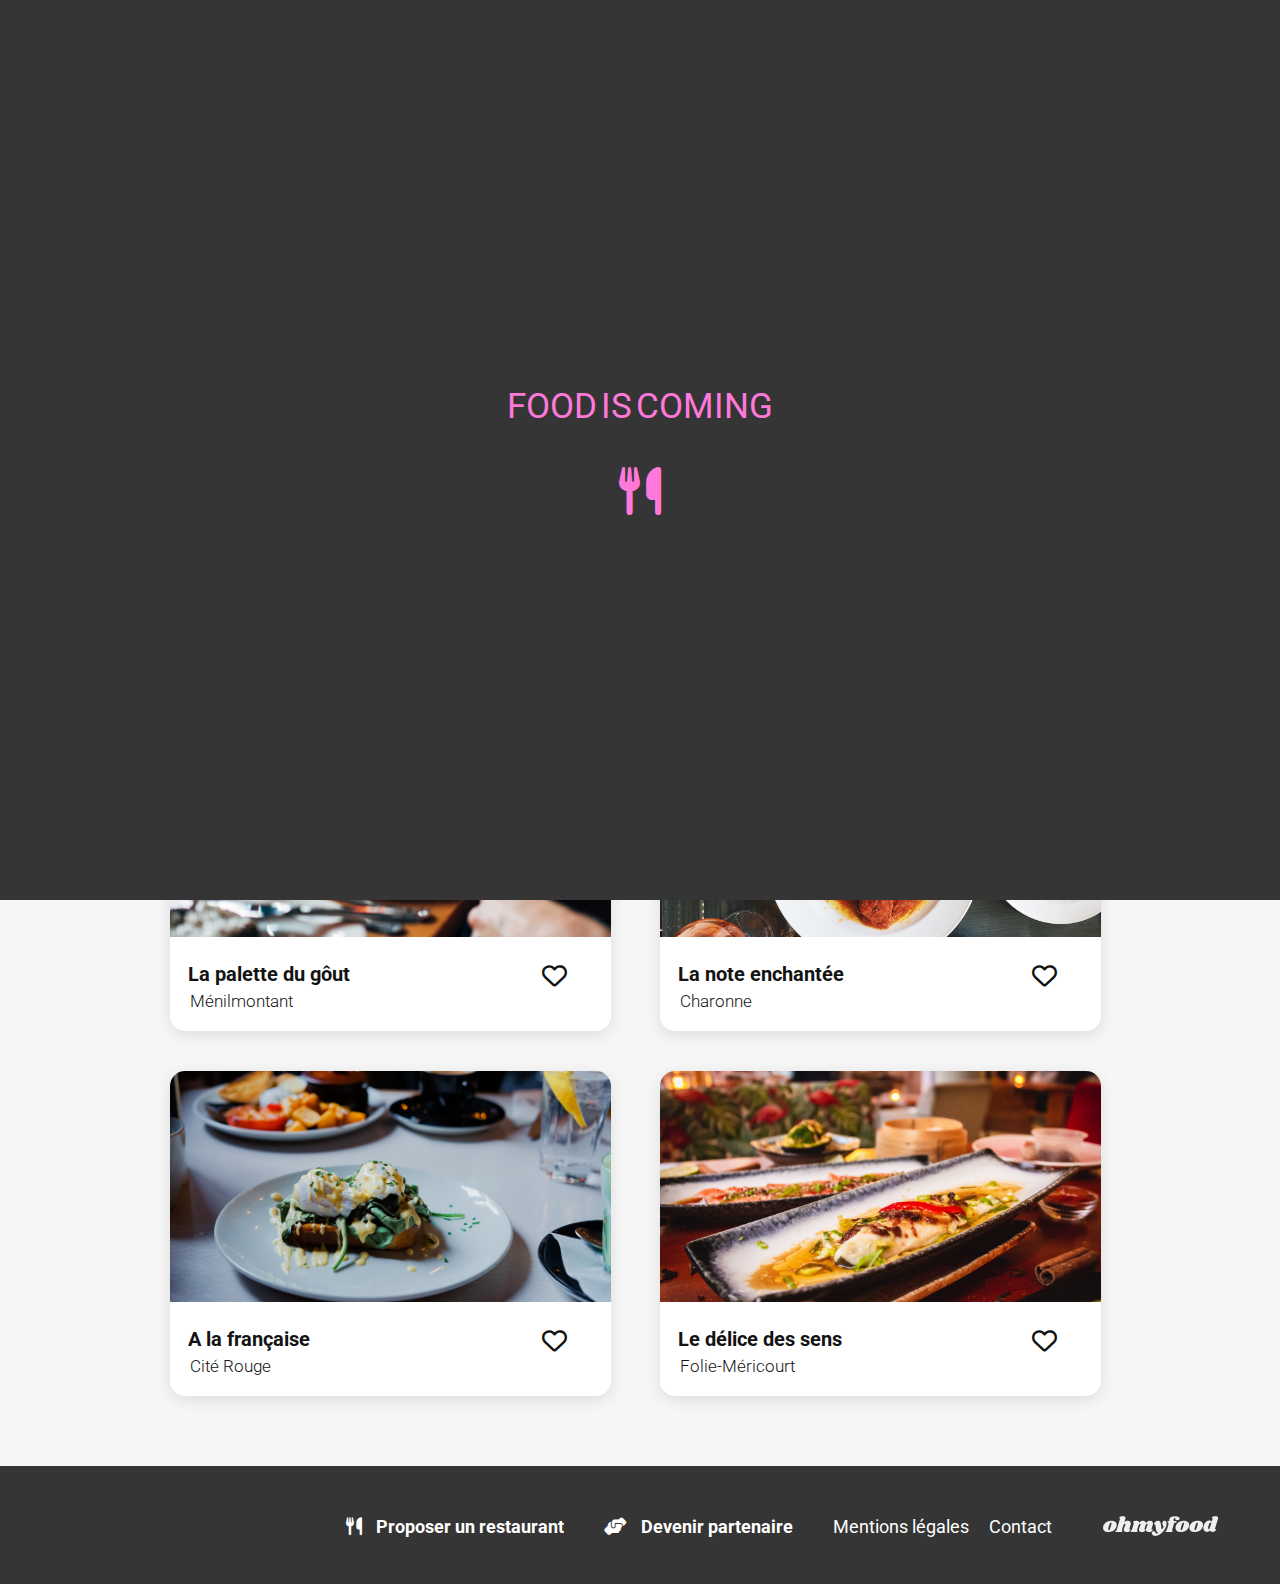
<file: index.html>
<!DOCTYPE html>
<html lang="fr">

<head>
    <meta charset="UTF-8">
    <meta name="viewport" content="width=device-width, initial-scale=1.0">
    <link rel="preconnect" href="https://fonts.googleapis.com">
    <link rel="preconnect" href="https://fonts.gstatic.com" crossorigin>
    <link
        href="https://fonts.googleapis.com/css2?family=Raleway:ital,wght@0,400;1,100&family=Roboto:wght@300;500&family=Shrikhand&display=swap"
        rel="stylesheet">
    <link rel="stylesheet" href="https://cdnjs.cloudflare.com/ajax/libs/font-awesome/6.2.1/css/all.min.css">
    <title>Ohmyfood</title>
    <link rel="stylesheet" href="Assets/CSS/style.css">
</head>

<body>
    <div class="containerload">
        <div class="loadlettre">
            <span class="lettre">FOOD</span>

            <span class="lettre">IS</span>
            <span class="lettre">COMING</span>
        </div>
        <i class="fa-solid fa-utensils loadicon fa-3x"></i>
    </div>

    <header class="navmenu">
        <h1> oh my food</h1>
        <img class="logo" src="Assets/images/logo/ohmyfood.png" alt="logo Oh my food">
        <div class="position">
            <i class="fa-solid fa-location-dot"></i>
            <p>Paris, Belleville </p>
        </div>
    </header>


    <main class="main-container">

        <section class="reservez-votre-menu">

            <h2 class="titre-reservation"> Réservez le menu qui <br> vous convient</h2>
            <p class="p__reserver">Découvrez des restaurants d'exception, <br> sélectionnés par nos soins</p>
            <div class="bouton">
                <button class="btn"> Explorer nos restaurants </button>
            </div>
        </section>

        <section class="fonction">
            <h2 class="titre-fonction"> Fonctionnement</h2>
            <div class=" fonction__bt">

                <div class="fonction-content">
                    <p class="fonction_number">1 </p>
                    <i class="fonction__icon fa-solid fa-mobile-screen-button"></i>
                    <p> Choisissez un restaurant </p>
                </div>


                <div class="fonction-content">
                    <p class="fonction_number">2 </p>
                    <i class="fonction__icon fa-solid fa-list"></i>
                    <p> Composez votre menu </p>
                </div>


                <div class="fonction-content">
                    <p class="fonction_number">3 </p>
                    <i class=" fonction__icon fa-solid fa-store"></i>
                    <p> Dégustez au restaurant</p>
                </div>

            </div>
        </section>


        <section class="restaurant">

            <h2 class="title-section-restaurant"> Restaurants</h2>
            <div class="restaurantlist">
                <div class="restaurant-card">

                    <div class="card-content">
                        <article class="card">
                            <a href="Assets/Restaurants/palette.html">
                                <img src="Assets/images/restaurants/jay-wennington-N_Y88TWmGwA-unsplash.jpg"
                                    alt="plat de nourriture">
                                <div class="container-new">
                                    <div class="new">
                                        <p>Nouveau</p>
                                    </div>
                                </div>
                                <i class="fa-regular fa-heart empty"></i>
                                <i class="fa-solid fa-heart full"></i>
                                <div class="card-txt">
                                    <h3 class="card-title"> La palette du gôut </h3>
                                    <p class="card-subtitle"> Ménilmontant
                                    </p>
                                </div>
                            </a>
                        </article>
                    </div>

                    <div class="card-content">
                        <article class="card">
                            <a href="Assets/Restaurants/note.html">
                                <img src="Assets/images/restaurants/stil-u2Lp8tXIcjw-unsplash.jpg" class="imgnote"
                                    alt="plat de nourriture">
                                <div class="container-new">
                                    <div class="new">
                                        <p>Nouveau</p>
                                    </div>
                                </div>
                                <i class="fa-regular fa-heart empty"></i>
                                <i class="fa-solid fa-heart full"></i>
                                <div class="card-txt">
                                    <h3 class="card-title"> La note enchantée</h3>
                                    <p class="card-subtitle"> Charonne
                                    </p>
                                </div>
                            </a>
                        </article>
                    </div>


                    <div class="card-content">
                        <article class="card">
                            <a href="Assets/Restaurants/alafrancaise.html">
                                <img src="Assets/images/restaurants/toa-heftiba-DQKerTsQwi0-unsplash.jpg"
                                    alt="plat de nourriture">

                                <i class="fa-regular fa-heart empty"></i>
                                <i class="fa-solid fa-heart full"></i>
                                <div class="card-txt">
                                    <h3 class="card-title"> A la française</h3>
                                    <p class="card-subtitle"> Cité Rouge
                                    </p>
                                </div>
                            </a>
                        </article>
                    </div>

                    <div class="card-content">
                        <article class="card">
                            <a href="Assets/Restaurants/delice.html">
                                <img src="Assets/images/restaurants/louis-hansel-shotsoflouis-qNBGVyOCY8Q-unsplash.jpg"
                                    alt="plat de nourriture">

                                <i class="fa-regular fa-heart empty"></i>
                                <i class="fa-solid fa-heart full"></i>
                                <div class="card-txt">
                                    <h3 class="card-title"> Le délice des sens </h3>
                                    <p class="card-subtitle"> Folie-Méricourt
                                    </p>
                                </div>
                            </a>
                        </article>
                    </div>

                </div>
            </div>
        </section>

    </main>


    <footer>
        <div class="footercontent">
            <img class="logofooter" src="Assets/images/logo/ohmyfood@2x.svg" alt="logo ohmyfood">

            <ul class="liste">
                <li class=" liss lis1"><i class="fa-solid fa-utensils "></i> <strong>Proposer un restaurant </strong>
                </li>
                <li class="liss lis1"><i class="fa-solid fa-handshake-angle "></i> <strong> Devenir partenaire </strong>
                </li>
                <li class="liss lis3"> Mentions légales</li>
                <li class="liss lis4"> <a href="mailto:ohmyfood@outlook.fr"> Contact</a></li>
            </ul>
        </div>
    </footer>

</body>
</file>
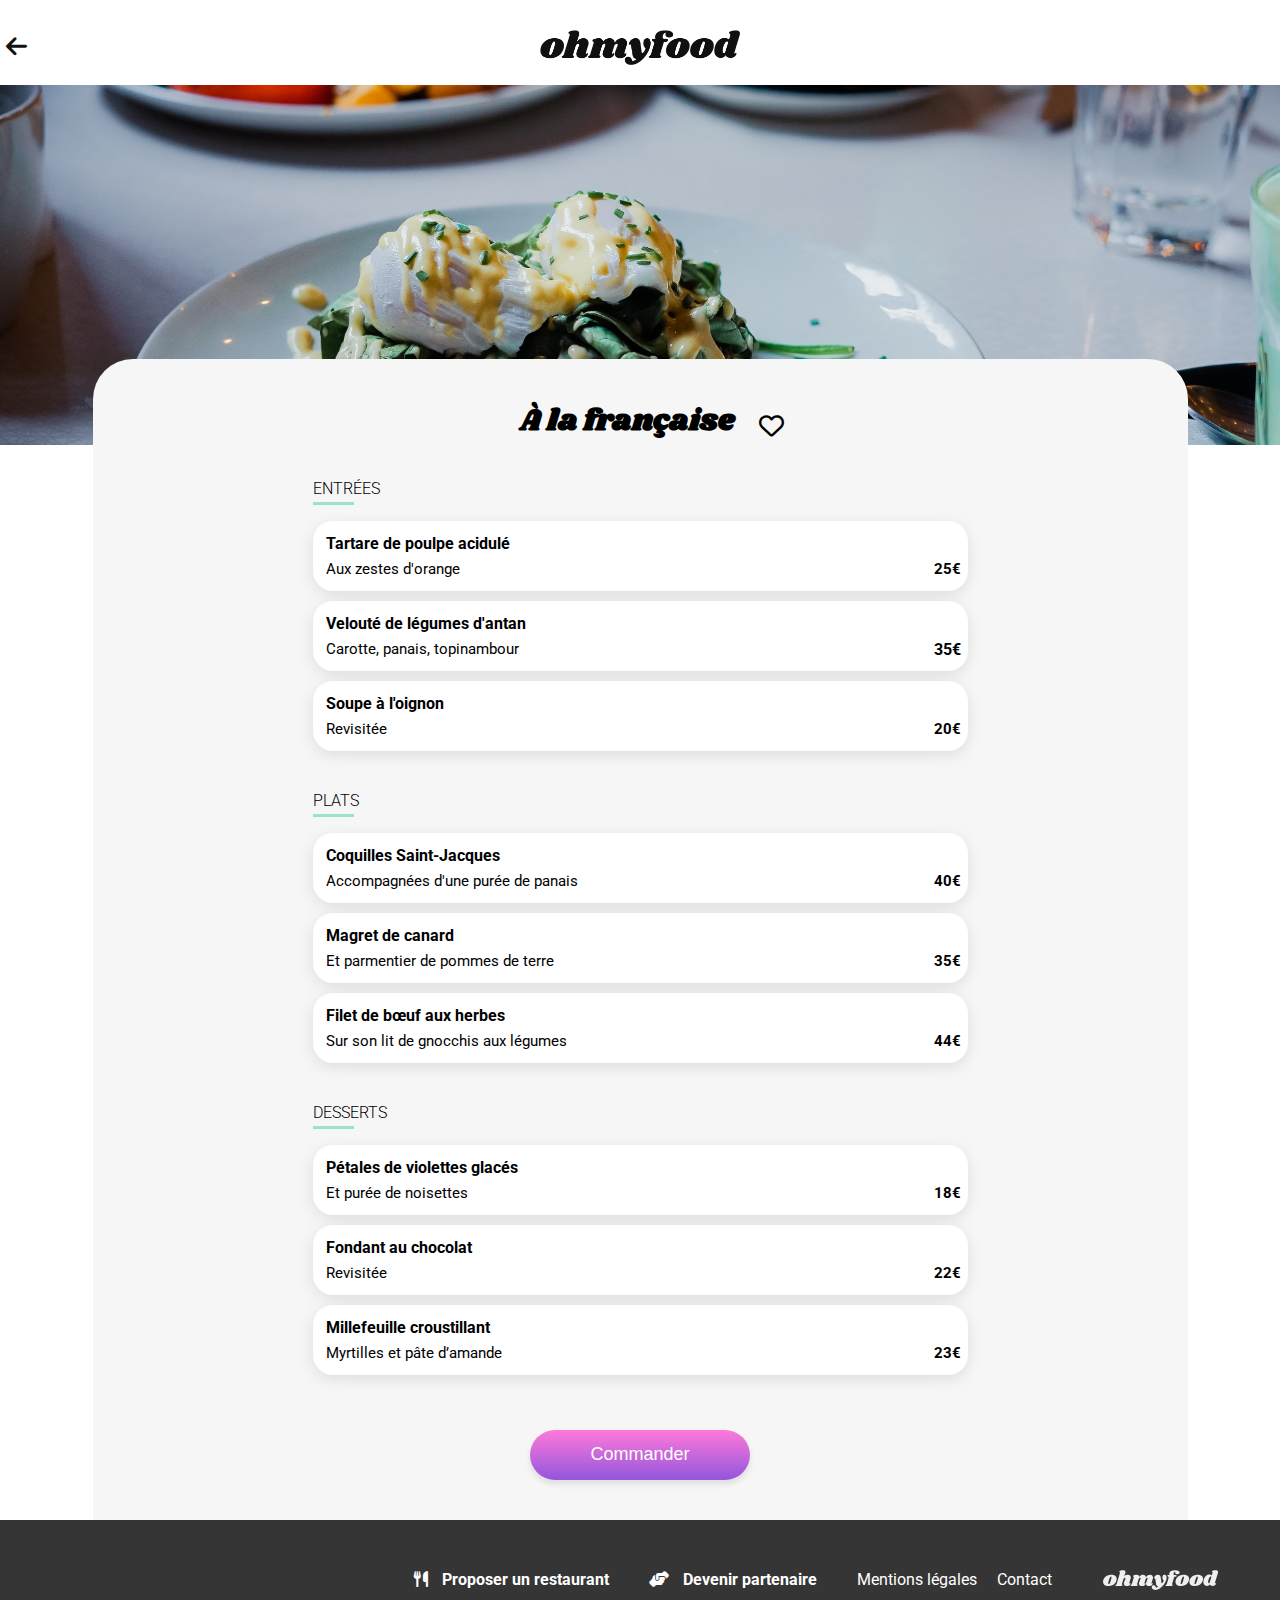
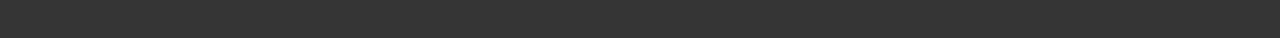
<file: Assets/Restaurants/alafrancaise.html>
<!DOCTYPE html>
<html lang="fr">

<head>
    <meta charset="UTF-8">
    <meta name="viewport" content="width=device-width, initial-scale=1.0">
    <link rel="preconnect" href="https://fonts.googleapis.com">
    <link rel="preconnect" href="https://fonts.gstatic.com" crossorigin>
    <link
        href="https://fonts.googleapis.com/css2?family=Raleway:ital,wght@0,400;1,100&family=Roboto:wght@300;500&family=Shrikhand&display=swap"
        rel="stylesheet">
    <link rel="stylesheet" href="https://cdnjs.cloudflare.com/ajax/libs/font-awesome/6.2.1/css/all.min.css">
    <title> A la française</title>
    <link rel="stylesheet" type="text/css" href="../../Assets/CSS/restaurants.css">
</head>

<body>



    <header class="header">
        <a class=back href="../../index.html">
            <i class="fa-solid fa-arrow-left"></i>
        </a>
        <img src="../../Assets/images/logo/ohmyfood.png" alt="logo ohmyfood" class="logo">
    </header>

    <main>
        <img class="headimg" src="../../Assets/images/restaurants/toa-heftiba-DQKerTsQwi0-unsplash.jpg"
            alt="photo plat">

        <section class="menu">

            <div class="titre-heart">
                <h1> À la française</h1>
                <div class="icone-coeur">
                    <i class="fa-regular fa-heart empty"></i>
                    <i class="fa-solid fa-heart full"></i>
                </div>
            </div>
            <div class="card-container">

                <section class="card-menu entrees">
                    <h3 class="content-title">ENTRÉES</h3>
                    <article class="card">
                        <div class="name">
                            <h4>Tartare de poulpe acidulé
                            </h4>
                            <p>Aux zestes d'orange

                            </p>
                        </div>
                        <div class="prix">
                            <p>25€</p>
                        </div>
                        <div class="check">
                            <i class="fa-solid fa-circle-check"></i>
                        </div>
                    </article>

                    <article class="card">
                        <div class="name">
                            <h4> Velouté de légumes d'antan
                            </h4>
                            <p> Carotte, panais, topinambour

                            </p>
                        </div>
                        <div class="prix">
                            35€
                        </div>
                        <div class="check">
                            <i class="fa-solid fa-circle-check"></i>
                        </div>
                    </article>

                    <article class="card">
                        <div class="name">
                            <h4>Soupe à l'oignon

                            </h4>
                            <p>Revisitée
                            </p>
                        </div>
                        <div class="prix">
                            <p>20€</p>
                        </div>
                        <div class="check">
                            <i class="fa-solid fa-circle-check"></i>
                        </div>
                    </article>
                </section>

                <section class="card-menu plats">

                    <h3 class="content-title">PLATS</h3>

                    <article class="card">
                        <div class="name">
                            <h4>Coquilles Saint-Jacques
                            </h4>
                            <p>Accompagnées d'une purée de panais
                            </p>
                        </div>
                        <div class="prix">
                            <p>40€</p>
                        </div>
                        <div class="check">
                            <i class="fa-solid fa-circle-check"></i>
                        </div>
                    </article>

                    <article class="card">
                        <div class="name">
                            <h4> Magret de canard
                            </h4>
                            <p>Et parmentier de pommes de terre
                            </p>
                        </div>
                        <div class="prix">
                            <p>35€</p>
                        </div>
                        <div class="check">
                            <i class="fa-solid fa-circle-check"></i>
                        </div>
                    </article>

                    <article class="card">
                        <div class="name">
                            <h4>Filet de bœuf aux herbes

                            </h4>
                            <p>Sur son lit de gnocchis aux légumes
                            </p>
                        </div>
                        <div class="prix">
                            <p>44€</p>
                        </div>
                        <div class="check">
                            <i class="fa-solid fa-circle-check"></i>
                        </div>
                    </article>
                </section>

                <section class=" card-menu desserts">
                    <h3 class="content-title">DESSERTS</h3>

                    <article class="card">
                        <div class="name">
                            <h4> Pétales de violettes glacés

                            </h4>
                            <p>Et purée de noisettes

                            </p>
                        </div>
                        <div class="prix">
                            <p>18€</p>
                        </div>
                        <div class="check">
                            <i class="fa-solid fa-circle-check"></i>
                        </div>
                    </article>

                    <article class="card">
                        <div class="name">
                            <h4>Fondant au chocolat
                            </h4>
                            <p>Revisitée

                            </p>
                        </div>
                        <div class="prix">
                            <p>22€</p>
                        </div>
                        <div class="check">
                            <i class="fa-solid fa-circle-check"></i>
                        </div>
                    </article>

                    <article class="card">
                        <div class="name">
                            <h4> Millefeuille croustillant
                            </h4>
                            <p>Myrtilles et pâte d’amande
                            </p>
                        </div>
                        <div class="prix">
                            <p>23€</p>
                        </div>
                        <div class="check">
                            <i class="fa-solid fa-circle-check"></i>
                        </div>
                    </article>
                </section>


            </div>

            <div class="bouton">
                <button class="btn"> Commander </button>
            </div>

        </section>



        <footer>
            <div class="footercontent">
                <img class="logofooter" src="../../Assets/images/logo/ohmyfood@2x.svg" alt="logo ohmyfood">

                <ul class="liste">
                    <li class="lis1"><i class="fa-solid fa-utensils "></i> <strong>Proposer un restaurant </strong>
                    </li>
                    <li class="lis1"><i class="fa-solid fa-handshake-angle "></i> <strong> Devenir partenaire
                        </strong>
                    </li>
                    <li class="lis3"> Mentions légales</li>
                    <li class="liss lis4"> <a href="mailto:ohmyfood@outlook.fr"> Contact</a></li>
                </ul>
            </div>
        </footer>
    </main>
</body>
</file>
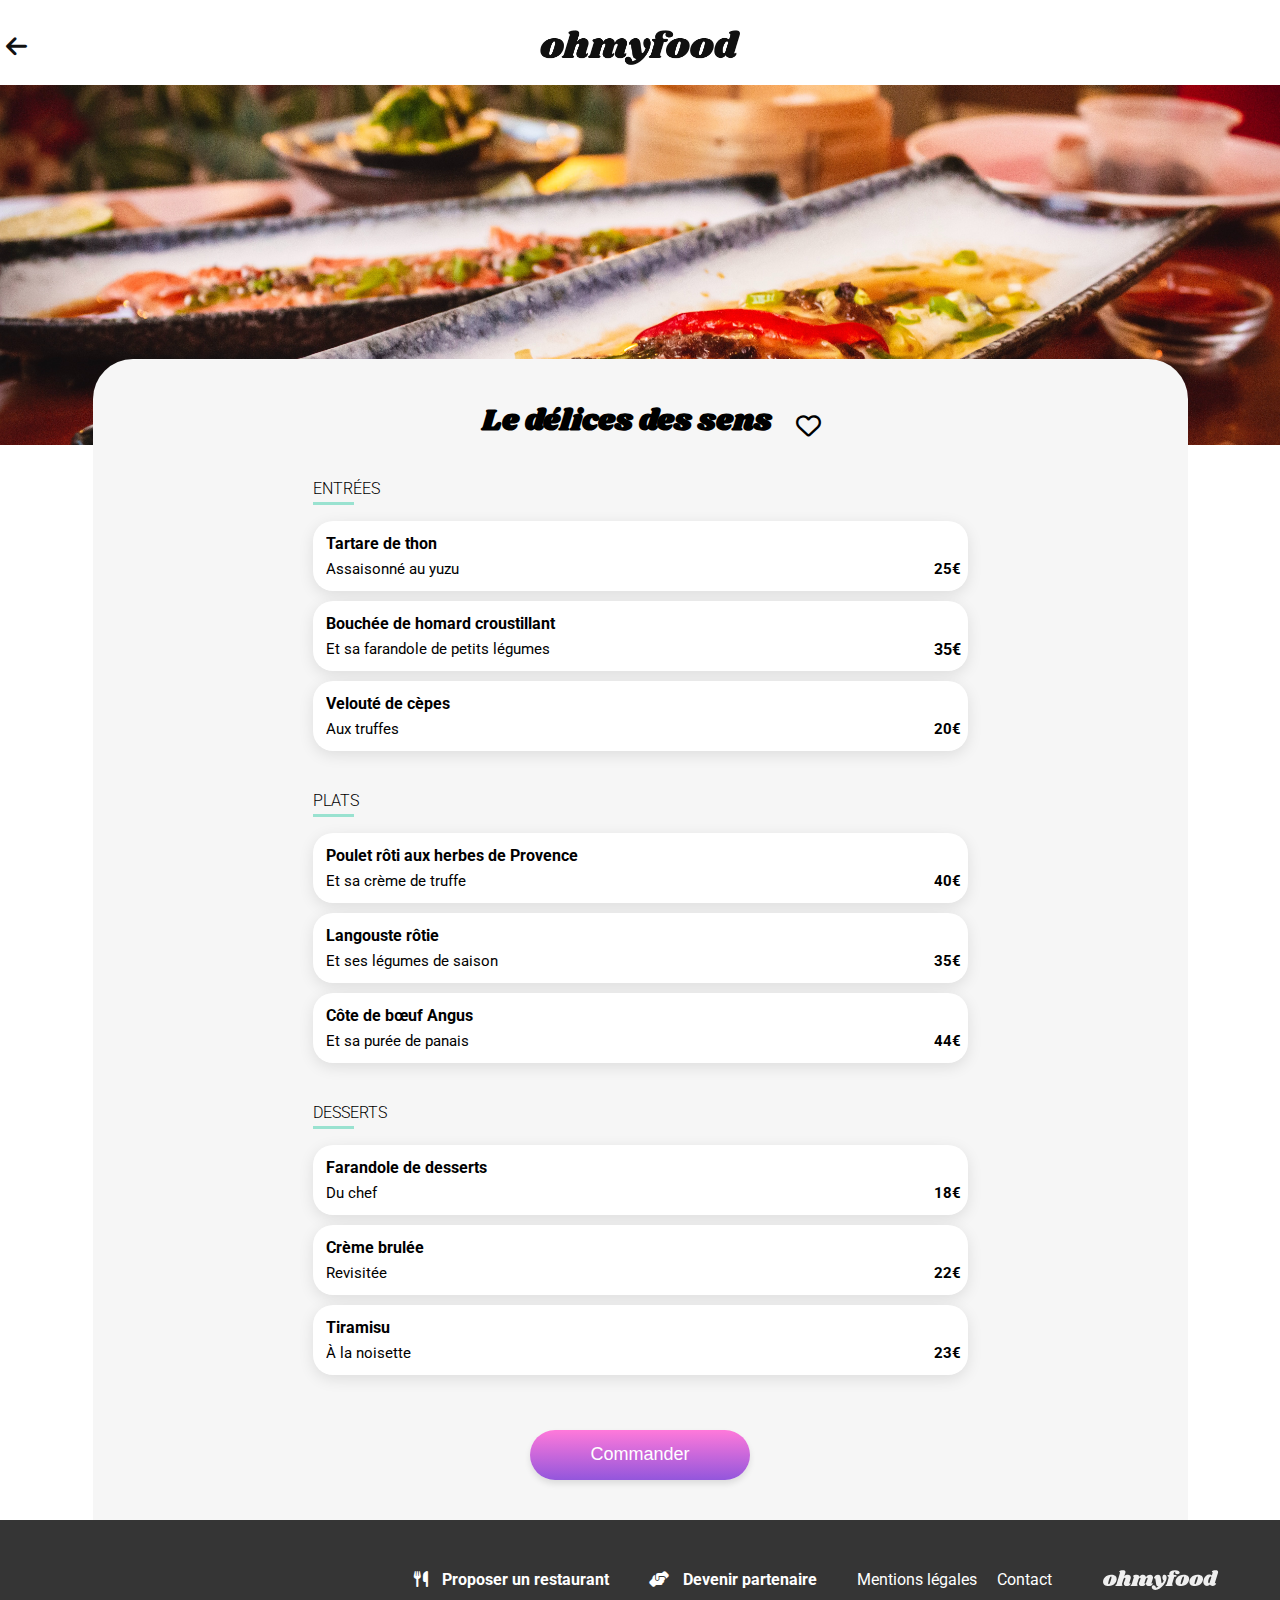
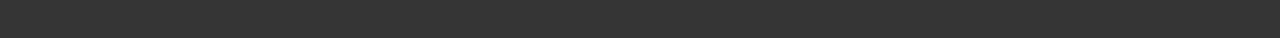
<file: Assets/Restaurants/delice.html>
<!DOCTYPE html>
<html lang="fr">

<head>
    <meta charset="UTF-8">
    <meta name="viewport" content="width=device-width, initial-scale=1.0">
    <link rel="preconnect" href="https://fonts.googleapis.com">
    <link rel="preconnect" href="https://fonts.gstatic.com" crossorigin>
    <link
        href="https://fonts.googleapis.com/css2?family=Raleway:ital,wght@0,400;1,100&family=Roboto:wght@300;500&family=Shrikhand&display=swap"
        rel="stylesheet">
    <link rel="stylesheet" href="https://cdnjs.cloudflare.com/ajax/libs/font-awesome/6.2.1/css/all.min.css">
    <title> Le delice des sens</title>
    <link rel="stylesheet" type="text/css" href="../../Assets/CSS/restaurants.css">
</head>


<body>

    <header class="header">
        <a class=back href="../../index.html">
            <i class="fa-solid fa-arrow-left"></i>
        </a>
        <img src="../../Assets/images/logo/ohmyfood.png" alt="logo ohmyfood" class="logo">
    </header>

    <main>
        <img class="headimg" src="../../Assets/images/restaurants/louis-hansel-shotsoflouis-qNBGVyOCY8Q-unsplash.jpg"
            alt="photo plat">

        <section class="menu">
            <div class="titre-heart">
                <h1> Le délices des sens</h1>
                <div class="icone-coeur">
                    <i class="fa-regular fa-heart empty"></i>
                    <i class="fa-solid fa-heart full"></i>
                </div>
            </div>
            <div class="card-container">

                <section class="card-menu entrees">
                    <h3 class="content-title">ENTRÉES</h3>
                    <article class="card">
                        <div class="name">
                            <h4> Tartare de thon</h4>
                            <p>Assaisonné au yuzu
                            </p>
                        </div>
                        <div class="prix">
                            <p>25€</p>
                        </div>
                        <div class="check">
                            <i class="fa-solid fa-circle-check"></i>
                        </div>
                    </article>

                    <article class="card">
                        <div class="name">
                            <h4> Bouchée de homard croustillant
                            </h4>
                            <p> Et sa farandole de petits légumes
                            </p>
                        </div>
                        <div class="prix">
                            35€
                        </div>
                        <div class="check">
                            <i class="fa-solid fa-circle-check"></i>
                        </div>
                    </article>

                    <article class="card">
                        <div class="name">
                            <h4>Velouté de cèpes
                            </h4>
                            <p>Aux truffes
                            </p>
                        </div>
                        <div class="prix">
                            <p>20€</p>
                        </div>
                        <div class="check">
                            <i class="fa-solid fa-circle-check"></i>
                        </div>
                    </article>

                </section>
                <section class="card-menu plats">

                    <h3 class="content-title">PLATS</h3>

                    <article class="card">
                        <div class="name">
                            <h4>Poulet rôti aux herbes de Provence </h4>
                            <p>Et sa crème de truffe

                            </p>
                        </div>
                        <div class="prix">
                            <p>40€</p>
                        </div>
                        <div class="check">
                            <i class="fa-solid fa-circle-check"></i>
                        </div>
                    </article>

                    <article class="card">
                        <div class="name">
                            <h4> Langouste rôtie
                            </h4>
                            <p>Et ses légumes de saison

                            </p>
                        </div>
                        <div class="prix">
                            <p>35€</p>
                        </div>
                        <div class="check">
                            <i class="fa-solid fa-circle-check"></i>
                        </div>
                    </article>

                    <article class="card">
                        <div class="name">
                            <h4>Côte de bœuf Angus

                            </h4>
                            <p>Et sa purée de panais

                            </p>
                        </div>
                        <div class="prix">
                            <p>44€</p>
                        </div>
                        <div class="check">
                            <i class="fa-solid fa-circle-check"></i>
                        </div>
                    </article>
                </section>
                <section class="card-menu desserts">

                    <h3 class="content-title">DESSERTS</h3>


                    <article class="card">
                        <div class="name">
                            <h4> Farandole de desserts

                            </h4>
                            <p>Du chef
                            </p>
                        </div>
                        <div class="prix">
                            <p>18€</p>
                        </div>
                        <div class="check">
                            <i class="fa-solid fa-circle-check"></i>
                        </div>
                    </article>

                    <article class="card">
                        <div class="name">
                            <h4> Crème brulée </h4>
                            <p>Revisitée

                            </p>
                        </div>
                        <div class="prix">
                            <p>22€</p>
                        </div>
                        <div class="check">
                            <i class="fa-solid fa-circle-check"></i>
                        </div>
                    </article>



                    <article class="card">
                        <div class="name">
                            <h4> Tiramisu
                            </h4>
                            <p>À la noisette</p>
                        </div>
                        <div class="prix">
                            <p>23€</p>
                        </div>
                        <div class="check">
                            <i class="fa-solid fa-circle-check"></i>
                        </div>
                    </article>
                </section>
            </div>


            <div class="bouton">
                <button class="btn"> Commander </button>
            </div>
        </section>



        <footer>
            <div class="footercontent">
                <img class="logofooter" src="../../Assets/images/logo/ohmyfood@2x.svg" alt="logo ohmyfood">

                <ul class="liste">
                    <li class="lis1"><i class="fa-solid fa-utensils "></i> <strong>Proposer un restaurant </strong>
                    </li>
                    <li class="lis1"><i class="fa-solid fa-handshake-angle "></i> <strong> Devenir partenaire
                        </strong>
                    </li>
                    <li class="lis3"> Mentions légales</li>
                    <li class="liss lis4"> <a href="mailto:ohmyfood@outlook.fr"> Contact</a></li>
                </ul>
            </div>
        </footer>
    </main>

</body>
</file>
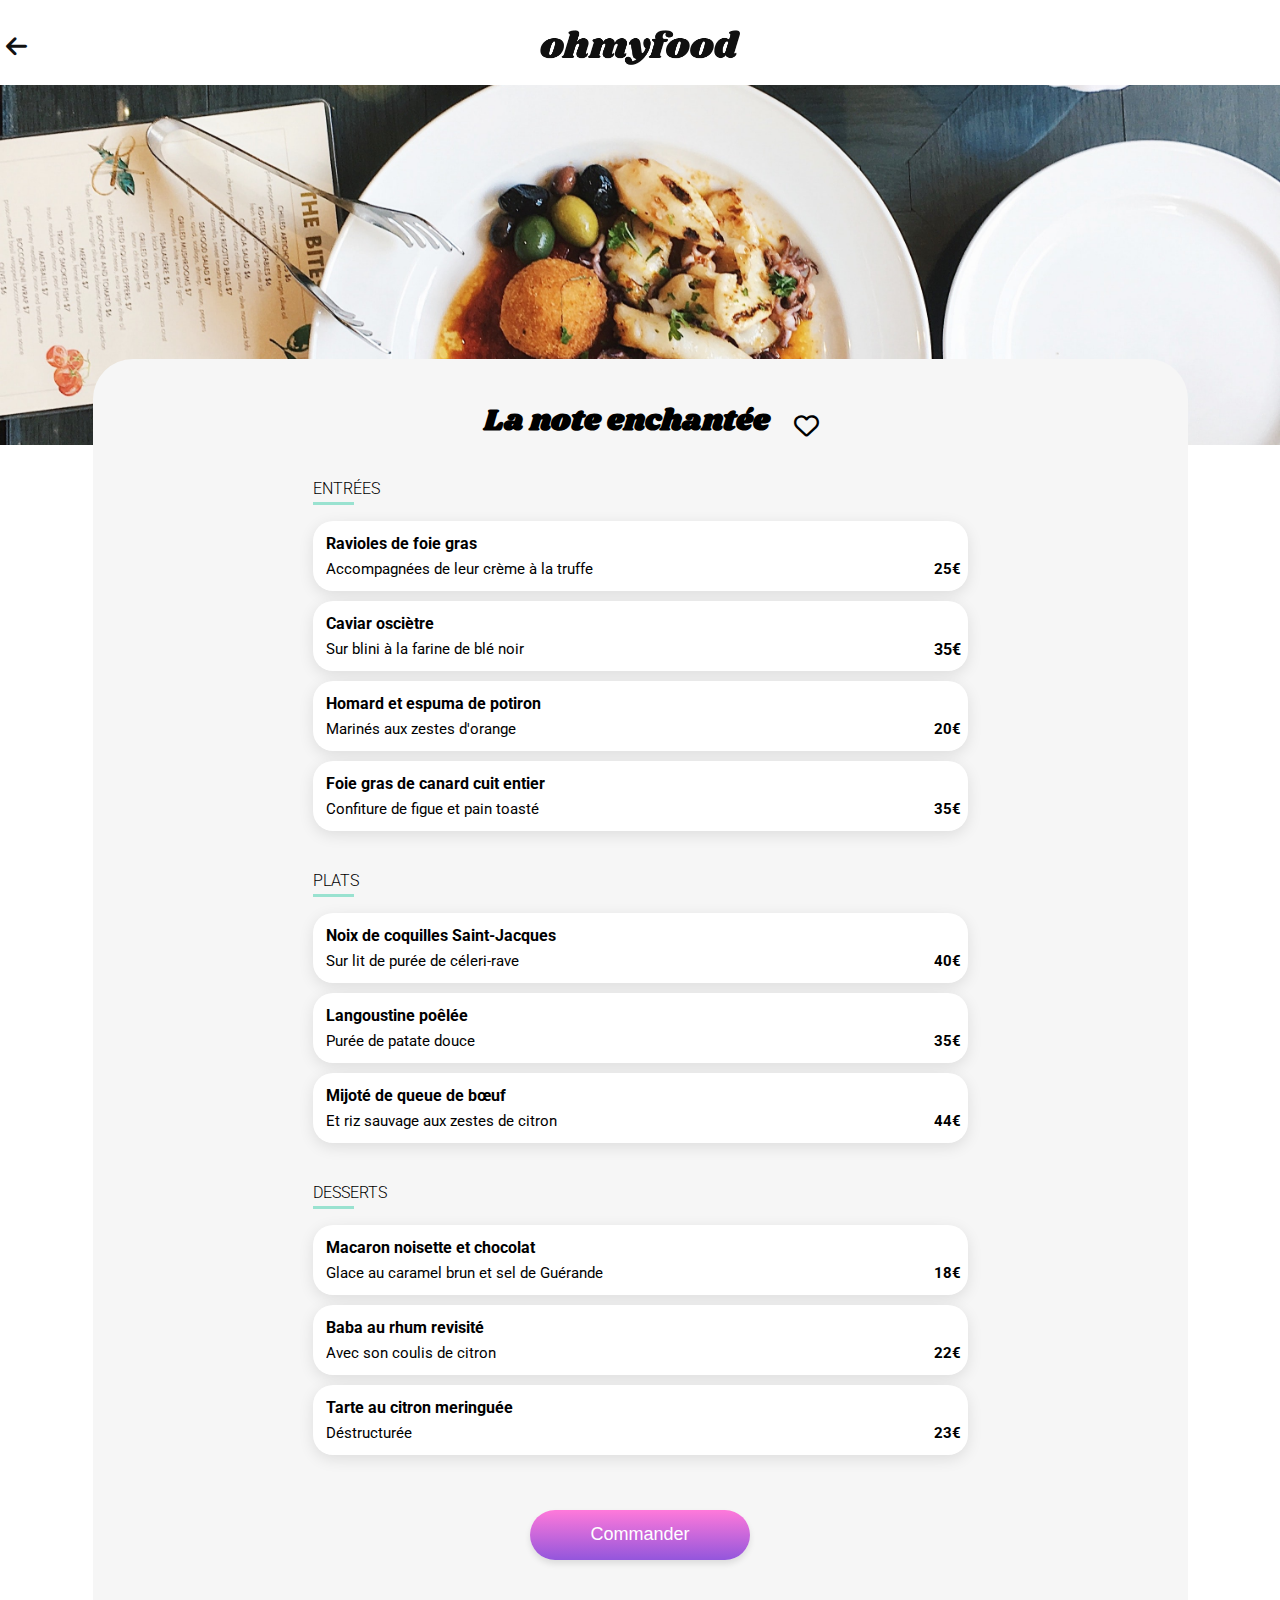
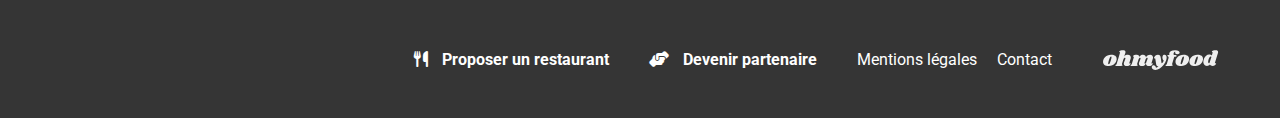
<file: Assets/Restaurants/note.html>
<!DOCTYPE html>
<html lang="fr">

<head>
    <meta charset="UTF-8">
    <meta name="viewport" content="width=device-width, initial-scale=1.0">
    <link rel="preconnect" href="https://fonts.googleapis.com">
    <link rel="preconnect" href="https://fonts.gstatic.com" crossorigin>
    <link
        href="https://fonts.googleapis.com/css2?family=Raleway:ital,wght@0,400;1,100&family=Roboto:wght@300;500&family=Shrikhand&display=swap"
        rel="stylesheet">
    <link rel="stylesheet" href="https://cdnjs.cloudflare.com/ajax/libs/font-awesome/6.2.1/css/all.min.css">
    <title> La note enchantée</title>
    <link rel="stylesheet" type="text/css" href="../../Assets/CSS/restaurants.css">
</head>



<body>
    <header class="header">
        <a class=back href="../../index.html">
            <i class="fa-solid fa-arrow-left"></i>
        </a>
        <img src="../../Assets/images/logo/ohmyfood.png" alt="logo ohmyfood" class="logo">
    </header>
    <main>
        <img class="headimg" src="../../Assets/images/restaurants/stil-u2Lp8tXIcjw-unsplash.jpg" alt="photo plat">

        <section class="menu">

            <div class="titre-heart">
                <h1> La note enchantée</h1>
                <div class="icone-coeur">
                    <i class="fa-regular fa-heart empty"></i>
                    <i class="fa-solid fa-heart full"></i>
                </div>
            </div>
            <div class="card-container">

                <section class="card-menu entrees">
                    <h3 class="content-title">ENTRÉES</h3>

                    <article class="card">
                        <div class="name">
                            <h4> Ravioles de foie gras </h4>
                            <p>Accompagnées de leur crème à la truffe</p>
                        </div>
                        <div class="prix">
                            <p>25€</p>
                        </div>
                        <div class="check">
                            <i class="fa-solid fa-circle-check"></i>
                        </div>
                    </article>

                    <article class="card">
                        <div class="name">
                            <h4> Caviar osciètre </h4>
                            <p> Sur blini à la farine de blé noir </p>
                        </div>
                        <div class="prix">
                            35€
                        </div>
                        <div class="check">
                            <i class="fa-solid fa-circle-check"></i>
                        </div>
                    </article>

                    <article class="card">
                        <div class="name">
                            <h4>Homard et espuma de potiron </h4>
                            <p>Marinés aux zestes d'orange</p>
                        </div>
                        <div class="prix">
                            <p>20€</p>
                        </div>
                        <div class="check">
                            <i class="fa-solid fa-circle-check"></i>
                        </div>
                    </article>

                    <article class="card">
                        <div class="name">
                            <h4>Foie gras de canard cuit entier </h4>
                            <p>Confiture de figue et pain toasté</p>
                        </div>
                        <div class="prix">
                            <p>35€</p>
                        </div>
                        <div class="check">
                            <i class="fa-solid fa-circle-check"></i>
                        </div>
                    </article>
                </section>

                <section class="card-menu plats">
                    <h3 class="content-title">PLATS</h3>
                    <article class="card">
                        <div class="name">
                            <h4>Noix de coquilles Saint-Jacques </h4>
                            <p>Sur lit de purée de céleri-rave
                            </p>
                        </div>
                        <div class="prix">
                            <p>40€</p>
                        </div>
                        <div class="check">
                            <i class="fa-solid fa-circle-check"></i>
                        </div>
                    </article>

                    <article class="card">
                        <div class="name">
                            <h4> Langoustine poêlée</h4>
                            <p>Purée de patate douce
                            </p>
                        </div>
                        <div class="prix">
                            <p>35€</p>
                        </div>
                        <div class="check">
                            <i class="fa-solid fa-circle-check"></i>
                        </div>
                    </article>

                    <article class="card">
                        <div class="name">
                            <h4>Mijoté de queue de bœuf
                            </h4>
                            <p>Et riz sauvage aux zestes de citron
                            </p>
                        </div>
                        <div class="prix">
                            <p>44€</p>
                        </div>
                        <div class="check">
                            <i class="fa-solid fa-circle-check"></i>
                        </div>
                    </article>
                </section>

                <section class="card-menu desserts">

                    <h3 class="content-title">DESSERTS</h3>
                    <article class="card">
                        <div class="name">
                            <h4> Macaron noisette et chocolat </h4>
                            <p>Glace au caramel brun et sel de Guérande
                            </p>
                        </div>
                        <div class="prix">
                            <p>18€</p>
                        </div>
                        <div class="check">
                            <i class="fa-solid fa-circle-check"></i>
                        </div>
                    </article>


                    <article class="card">
                        <div class="name">
                            <h4> Baba au rhum revisité
                            </h4>
                            <p>Avec son coulis de citron</p>
                        </div>
                        <div class="prix">
                            <p>22€</p>
                        </div>
                        <div class="check">
                            <i class="fa-solid fa-circle-check"></i>
                        </div>
                    </article>

                    <article class="card">
                        <div class="name">
                            <h4> Tarte au citron meringuée
                            </h4>
                            <p>Déstructurée</p>
                        </div>
                        <div class="prix">
                            <p>23€</p>
                        </div>
                        <div class="check">
                            <i class="fa-solid fa-circle-check"></i>
                        </div>
                    </article>
                </section>
            </div>


            <div class="bouton">
                <button class="btn"> Commander </button>
            </div>
        </section>


        <footer>
            <div class="footercontent">
                <img class="logofooter" src="../../Assets/images/logo/ohmyfood@2x.svg" alt="logo ohmyfood">

                <ul class="liste">
                    <li class="lis1"><i class="fa-solid fa-utensils "></i> <strong>Proposer un restaurant </strong></li>
                    <li class="lis1"><i class="fa-solid fa-handshake-angle "></i> <strong> Devenir partenaire </strong>
                    </li>
                    <li class="lis3"> Mentions légales</li>
                    <li class="liss lis4"> <a href="mailto:ohmyfood@outlook.fr"> Contact</a></li>
                </ul>
            </div>
        </footer>
    </main>
</body>
</file>
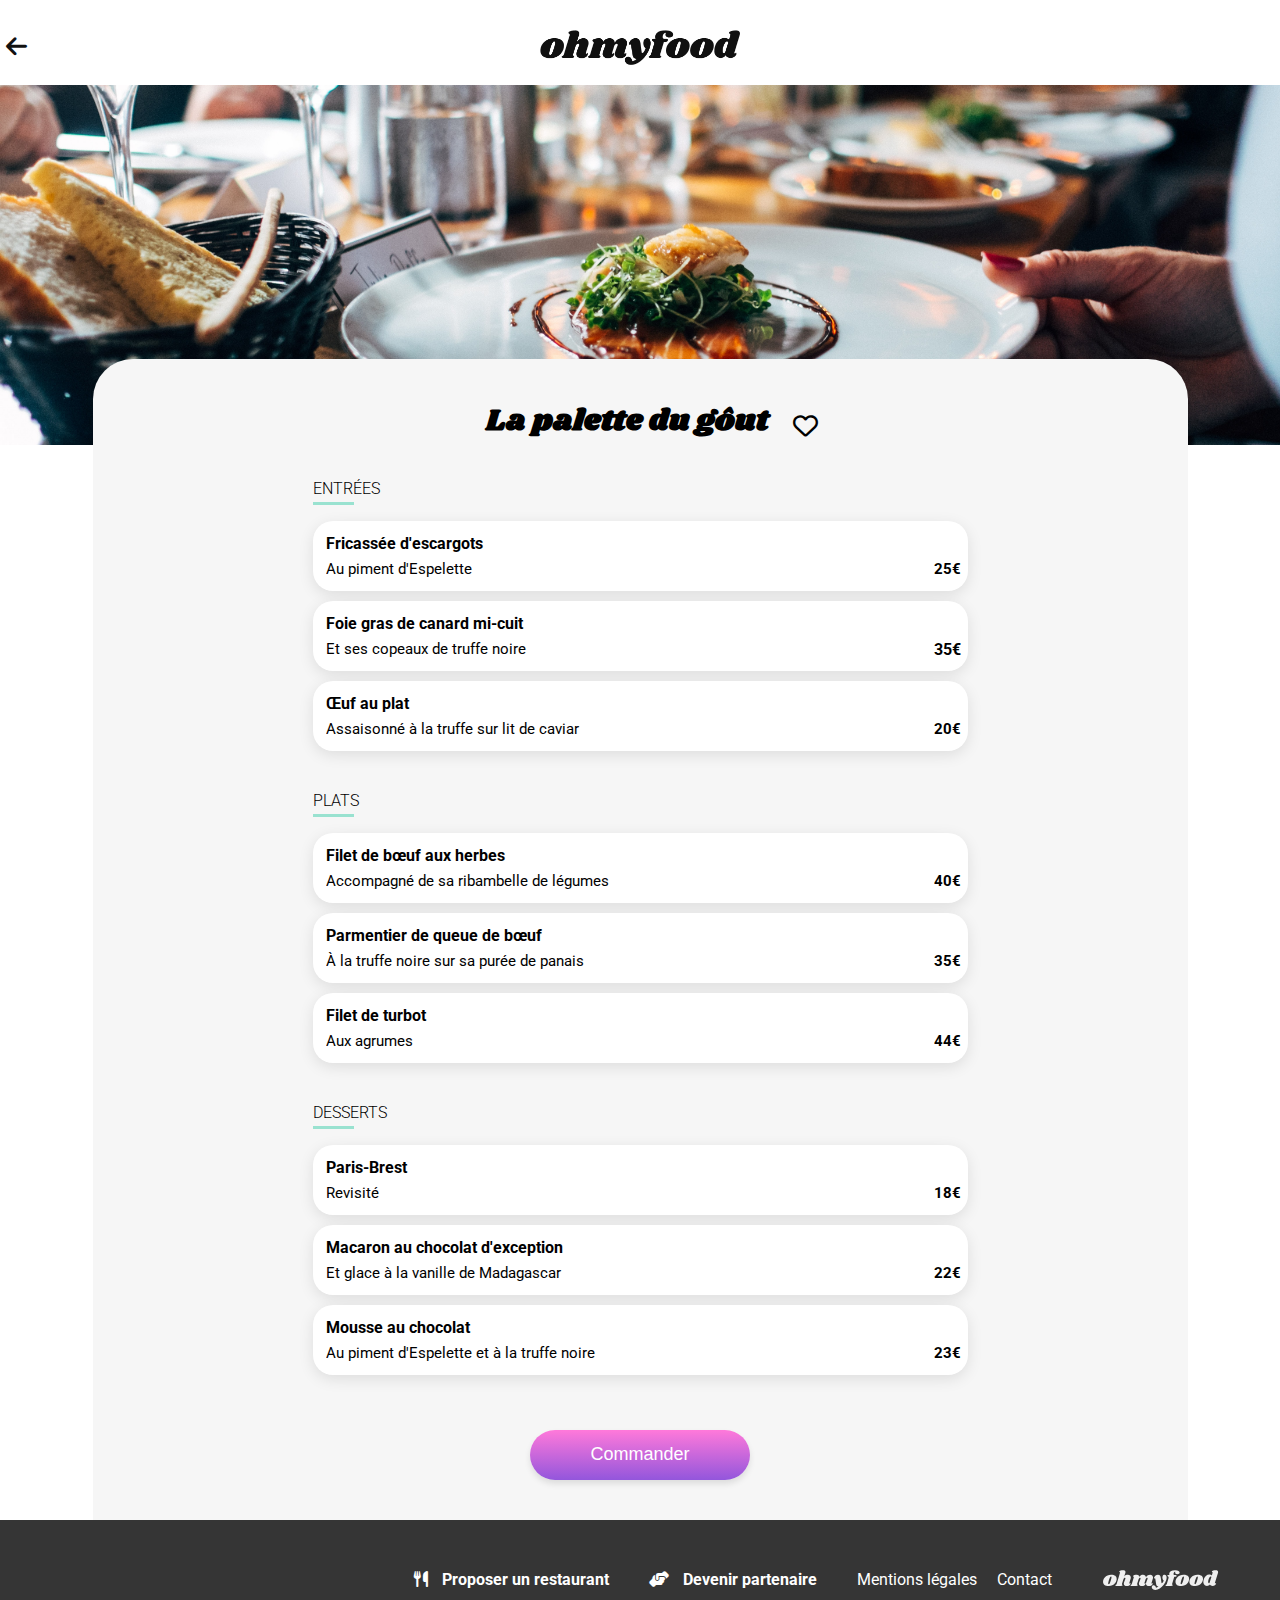
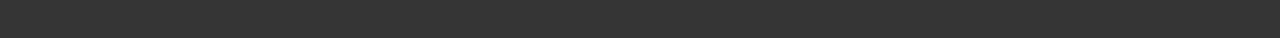
<file: Assets/Restaurants/palette.html>
<!DOCTYPE html>
<html lang="fr">

<head>
    <meta charset="UTF-8">
    <meta name="viewport" content="width=device-width, initial-scale=1.0">
    <link rel="preconnect" href="https://fonts.googleapis.com">
    <link rel="preconnect" href="https://fonts.gstatic.com" crossorigin>
    <link
        href="https://fonts.googleapis.com/css2?family=Raleway:ital,wght@0,400;1,100&family=Roboto:wght@300;500&family=Shrikhand&display=swap"
        rel="stylesheet">
    <link rel="stylesheet" href="https://cdnjs.cloudflare.com/ajax/libs/font-awesome/6.2.1/css/all.min.css">
    <title> Palette du gout</title>
    <link rel="stylesheet" type="text/css" href="../../Assets/CSS/restaurants.css">
</head>


<body>
    <header class="header">
        <a class=back href="../../index.html">
            <i class="fa-solid fa-arrow-left"></i>
        </a>
        <img src="../../Assets/images/logo/ohmyfood.png" alt="logo ohmyfood" class="logo">
    </header>
    <main>
        <img class="headimg" src="../../Assets/images/restaurants/jay-wennington-N_Y88TWmGwA-unsplash.jpg"
            alt="photo plat">


        <section class="menu">
            <div class="titre-heart">
                <h1> La palette du gôut</h1>

                <div class="icone-coeur">
                    <i class="fa-regular fa-heart empty"></i>
                    <i class="fa-solid fa-heart full"></i>
                </div>
            </div>
            <div class="card-container">

                <section class="card-menu entrees">

                    <h3 class="content-title">ENTRÉES</h3>

                    <article class="card">
                        <div class="name">
                            <h4>Fricassée d'escargots
                            </h4>
                            <p>Au piment d'Espelette

                            </p>
                        </div>
                        <div class="prix">
                            <p>25€</p>
                        </div>
                        <div class="check">
                            <i class="fa-solid fa-circle-check"></i>
                        </div>
                    </article>

                    <article class="card">
                        <div class="name">
                            <h4> Foie gras de canard mi-cuit
                            </h4>
                            <p> Et ses copeaux de truffe noire

                            </p>
                        </div>
                        <div class="prix">
                            35€
                        </div>
                        <div class="check">
                            <i class="fa-solid fa-circle-check"></i>
                        </div>

                    </article>

                    <article class="card">
                        <div class="name">
                            <h4>Œuf au plat
                            </h4>
                            <p>Assaisonné à la truffe sur lit de caviar
                            </p>
                        </div>
                        <div class="prix">
                            <p>20€</p>
                        </div>
                        <div class="check">
                            <i class="fa-solid fa-circle-check"></i>
                        </div>
                    </article>
                </section>
                <section class="card-menu plats">
                    <h3 class="content-title">PLATS</h3>
                    <article class="card">
                        <div class="name">
                            <h4> Filet de bœuf aux herbes
                            </h4>
                            <p>Accompagné de sa ribambelle de légumes


                            </p>
                        </div>
                        <div class="prix">
                            <p>40€</p>
                        </div>
                        <div class="check">
                            <i class="fa-solid fa-circle-check"></i>
                        </div>
                    </article>

                    <article class="card">
                        <div class="name">
                            <h4> Parmentier de queue de bœuf

                            </h4>
                            <p>À la truffe noire sur sa purée de panais


                            </p>
                        </div>
                        <div class="prix">
                            <p>35€</p>
                        </div>
                        <div class="check">
                            <i class="fa-solid fa-circle-check"></i>
                        </div>
                    </article>

                    <article class="card">
                        <div class="name">
                            <h4>Filet de turbot
                            </h4>
                            <p>Aux agrumes
                            </p>
                        </div>
                        <div class="prix">
                            <p>44€</p>
                        </div>
                        <div class="check">
                            <i class="fa-solid fa-circle-check"></i>
                        </div>
                    </article>
                </section>

                <section class="card-menu desserts">
                    <h3 class="content-title">DESSERTS</h3>


                    <article class="card">
                        <div class="name">
                            <h4> Paris-Brest
                            </h4>
                            <p> Revisité
                            </p>
                        </div>
                        <div class="prix">
                            <p>18€</p>
                        </div>
                        <div class="check">
                            <i class="fa-solid fa-circle-check"></i>
                        </div>
                    </article>

                    <article class="card">
                        <div class="name">
                            <h4> Macaron au chocolat d'exception
                            </h4>
                            <p>Et glace à la vanille de Madagascar

                            </p>
                        </div>
                        <div class="prix">
                            <p>22€</p>
                        </div>
                        <div class="check">
                            <i class="fa-solid fa-circle-check"></i>
                        </div>
                    </article>



                    <article class="card">
                        <div class="name">
                            <h4> Mousse au chocolat

                            </h4>
                            <p>Au piment d'Espelette et à la truffe noire
                            </p>
                        </div>
                        <div class="prix">
                            <p>23€</p>
                        </div>
                        <div class="check">
                            <i class="fa-solid fa-circle-check"></i>
                        </div>
                    </article>
                </section>
            </div>

            <div class="bouton">
                <button class="btn"> Commander </button>
            </div>
        </section>



        <footer>
            <div class="footercontent">
                <img class="logofooter" src="../../Assets/images/logo/ohmyfood@2x.svg" alt="logo ohmyfood">

                <ul class="liste">
                    <li class="lis1"><i class="fa-solid fa-utensils "></i> <strong>Proposer un restaurant </strong></li>
                    <li class="lis1"><i class="fa-solid fa-handshake-angle "></i> <strong> Devenir partenaire </strong>
                    </li>
                    <li class="lis3"> Mentions légales</li>
                    <li class="liss lis4"> <a href="mailto:ohmyfood@outlook.fr"> Contact</a></li>
                </ul>
            </div>
        </footer>
    </main>
</body>
</file>
<file: Assets/CSS/style.css>
@import "https://fonts.googleapis.com/css2?family=Raleway:wght@700&family=Roboto:wght@300;400;500;700&display=swap";
.containerload {
  animation: hideLoader 4s forwards;
  position: fixed;
  width: 100%;
  height: 100%;
  background-color: #353535;
  display: flex;
  justify-content: center;
  align-items: center;
  z-index: 9999;
  flex-direction: column;
  visibility: visible;
  margin-left: auto;
  margin-right: auto;
}
@keyframes hideLoader {
  100% {
    visibility: hidden;
  }
}
.containerload .loadicon {
  color: #ff79da;
  animation: rotation 2s infinite linear;
}
@keyframes rotation {
  from {
    transform: rotate(360deg);
  }
  to {
    transform: rotate(0deg);
  }
}
.containerload .loadlettre {
  margin-bottom: 40px;
  color: #ff79da;
}
.containerload .loadlettre .lettre {
  font-size: 35px;
  animation: fondu 2s linear infinite;
}
@keyframes fondu {
  0% {
    color: #ff79da;
    text-shadow: 0 0 7px #ff79da;
  }
  90% {
    color: #a16eff;
    text-shadow: 0 0 7px #a16eff;
  }
  100% {
    color: #ff79da;
    text-shadow: 0 0 7px #ff79da;
  }
}
.containerload .lettre:nth-child(1) {
  animation-delay: 100ms;
}
.containerload .lettre:nth-child(2) {
  animation-delay: 200ms;
}
.containerload .lettre:nth-child(3) {
  animation-delay: 300ms;
}

body {
  width: 100%;
  font-family: "Roboto", sans-serif;
  margin: 0px;
  display: block;
}

a {
  text-decoration: none;
  color: #111111;
}

.navmenu {
  flex-direction: column;
  display: flex;
  justify-content: center;
  align-items: center;
}
.navmenu h1 {
  display: none;
}
.navmenu .logo {
  margin: 20px 0 10px 0;
  width: 200px;
}
.navmenu .position {
  display: flex;
  justify-content: center;
  align-items: center;
  background-color: #eaeaea;
  width: 100%;
  gap: 17px;
  border-top: 2px solid #CCCCCC;
}
.navmenu .position .p {
  margin-left: 20px;
}

.reservez-votre-menu {
  text-align: center;
  background-color: #f6f6f6;
  padding-top: 20px;
  width: 100%;
  padding-bottom: 35px;
}
.reservez-votre-menu H1 {
  font-size: 24px;
  font-weight: 700;
  margin-bottom: 10px;
  margin-top: 20px;
}
.reservez-votre-menu p {
  font-size: 18px;
  font-weight: 300px;
}
.reservez-votre-menu .btn {
  border-radius: 25px;
  color: #ffffff;
  background: linear-gradient(#ff79da, #9356dc);
  border: none;
  height: 50px;
  width: 220px;
  box-shadow: 0px 4px 6px rgba(0, 0, 0, 0.1);
  font-size: 16px;
  font-weight: 500;
  margin-top: 15px;
  font-family: "Roboto", sans-serif;
  transition: 0.3s;
  cursor: pointer;
}
.reservez-votre-menu .btn:hover {
  background: linear-gradient(#ff90e7, #a16eff);
  box-shadow: 0px 8px 15px rgba(0, 0, 0, 0.3);
}

.fonction {
  margin: 20px 0 50px 20px;
}
.fonction .fonction__bt {
  display: flex;
  flex-wrap: wrap;
}
.fonction .fonction-content {
  display: flex;
  align-items: center;
  border-radius: 20px;
  background-color: #f6f6f6;
  box-shadow: 0px 4px 15px 0px rgba(0, 0, 0, 0.1490196078);
  height: 70px;
  margin: 10px;
  width: 90%;
  cursor: pointer;
}
.fonction .fonction-content:hover .fonction__icon {
  color: #9356dc;
}
.fonction .fonction_number {
  background-color: #9747ff;
  color: #ffffff;
  width: 25px;
  height: 25px;
  border-radius: 100%;
  display: flex;
  justify-content: center;
  align-items: center;
  margin-left: -10px;
}
.fonction h2 {
  display: inline-block;
}
.fonction p {
  display: block;
  margin: 0px 0 0 17px;
  color: #131313;
}
.fonction .fonction__icon {
  margin-left: 20px;
  color: #7e7e7e;
}

.restaurant {
  background-color: #f6f6f6;
  display: flex;
  flex-direction: column;
  margin-top: 50px;
  padding-bottom: 50px;
}
.restaurant h2 {
  margin-left: 25px;
  margin-bottom: 0px;
  margin-top: 40px;
  font-size: 24px;
}
.restaurant .card {
  background-color: #ffffff;
  box-shadow: 0px 4px 15px 0px rgba(0, 0, 0, 0.1);
  padding-bottom: 20px;
  width: 90%;
  border-radius: 15px;
  position: relative;
  margin: 20px;
}
.restaurant .card .restaurant-card {
  display: flex;
  flex-wrap: wrap;
  justify-content: center;
}
.restaurant .card img {
  height: 231px;
  width: 100%;
  -o-object-fit: cover;
     object-fit: cover;
  border-radius: 15px 15px 0 0;
}
.restaurant .card .new {
  position: absolute;
  top: 0%;
  right: 5%;
}
.restaurant .card .container-new {
  display: flex;
  justify-content: flex-end;
  margin-right: 25px;
}
.restaurant .card .container-new p {
  display: flex;
  justify-content: center;
  align-items: center;
  height: 30px;
  padding: 5px 15px;
  color: #008766;
  background-color: #99e2d0;
  border-radius: 5%;
  margin-left: 10px;
}
.restaurant .card .card-txt {
  color: #131313;
  margin-left: 3px;
  margin-top: 2px;
  font-size: 17px;
  font-style: normal;
  font-weight: 300;
}
.restaurant .card .card-txt h3 {
  display: inline-block;
  margin: 20px 0 0 15px;
  border-radius: 20px 20px 0 0;
}
.restaurant .card .card-txt p {
  margin: 5px 0 0 17px;
}
.restaurant .card .full {
  position: absolute;
  top: 83%;
  right: 10%;
  transform: translateY(-50%);
  font-size: 25px;
  cursor: pointer;
  opacity: 0;
}
.restaurant .card .empty {
  position: absolute;
  top: 83%;
  right: 10%;
  transform: translateY(-50%);
  font-size: 25px;
  cursor: pointer;
}
.restaurant .card .full:hover {
  color: transparent;
  background-image: linear-gradient(10deg, #ff79da, #9356DC);
  -webkit-background-clip: text;
  background-clip: text;
  transition: all 400ms;
  opacity: 1;
}

footer {
  background-color: #353535;
  width: 100%;
  height: 180px;
  color: #ffffff;
}
footer a {
  color: white;
}
footer .footercontent {
  padding: 20px;
  display: flex;
  flex-direction: column;
  justify-content: flex-start;
}
footer .logofooter {
  filter: invert(1);
  padding-left: 9px;
  width: 139px;
  height: 20px;
}
footer .liste {
  padding-left: 20px;
  list-style: none;
}
footer .liss {
  font-size: 18px;
}
footer .fa-solid {
  margin-right: 10px;
}

@media (min-width: 767px) and (max-width: 1025px) {
  .reservez-votre-menu .titre-reservation {
    font-size: 35px;
  }
  .reservez-votre-menu p {
    font-size: 20px;
  }
  .reservez-votre-menu .btn {
    height: 50px;
    width: 230px;
  }
  .fonction {
    margin: 20px 0 50px 20px;
  }
  .fonction .titre-fonction {
    font-size: 24px;
  }
  .fonction .fonction__bt {
    display: flex;
    flex-direction: row;
    justify-content: space-around;
  }
  .fonction .fonction-content {
    width: 30%;
    font-size: 16px;
  }
  .restaurant {
    padding-bottom: 0px;
  }
  .restaurant h2 {
    font-size: 24px;
  }
  .restaurant .restaurant-card {
    gap: 28px;
    display: flex;
    flex-wrap: wrap;
    margin: 5px;
  }
  .restaurant .card-content {
    width: 48%;
  }
  footer {
    height: 118px;
  }
  footer .logofooter {
    margin-top: 30px;
    margin-left: 30px;
    margin-right: 30px;
  }
  footer .footercontent {
    display: flex;
    flex-direction: row-reverse;
  }
  footer .liste {
    display: flex;
    flex-direction: row;
    margin-top: 30px;
    gap: 20px;
  }
  footer .lis1 {
    padding-right: 20px;
  }
}
@media (min-width: 1025px) {
  .logo {
    margin: 20px 0 10px 0;
    width: 200px;
  }
  .titre-reservation {
    font-size: 40px;
  }
  .fonction {
    display: flex;
    flex-direction: column;
    margin-left: 180px;
    margin-right: 180px;
  }
  .fonction .fonction__bt {
    display: flex;
    flex-direction: row;
    gap: 25px;
    margin: 0 30px;
    flex-wrap: nowrap;
  }
  .restaurant {
    padding-left: 150px;
    padding-right: 150px;
  }
  .restaurant .restaurant-card {
    display: flex;
    flex-wrap: wrap;
  }
  .card-content {
    width: 50%;
  }
  br {
    display: none;
  }
  footer {
    height: 118px;
  }
  footer .logofooter {
    margin-top: 30px;
    margin-left: 30px;
    margin-right: 30px;
  }
  footer .footercontent {
    display: flex;
    flex-direction: row-reverse;
  }
  footer .liste {
    display: flex;
    flex-direction: row;
    margin-top: 30px;
    gap: 20px;
  }
  footer .lis1 {
    padding-right: 20px;
  }
}/*# sourceMappingURL=style.css.map */
</file>
<file: Assets/CSS/restaurants.css>
@import "https://fonts.googleapis.com/css2?family=Raleway:wght@700&family=Roboto:wght@300;400;500;700&display=swap";
a {
  text-decoration: none;
  color: #111111;
}

body {
  width: 100%;
  font-family: "Roboto", sans-serif;
  margin: 0px;
}

header {
  display: flex;
  justify-content: center;
  padding: 10px;
}
header .fa-arrow-left {
  position: absolute;
  left: 6px;
  font-size: 24px;
  top: 34px;
}
header .logo {
  margin: 20px 0 10px 0;
  width: 200px;
}

.headimg {
  height: 360px;
  width: 100%;
  -o-object-fit: cover;
     object-fit: cover;
}

.menu {
  position: relative;
  margin-top: -90px;
  background-color: #f6f6f6;
  padding: 20px;
  border-top-right-radius: 40px;
  border-top-left-radius: 40px;
}
.menu h1 {
  font-family: Shrikhand;
  font-size: 30px;
}
.menu .content-title {
  border-bottom: solid;
  border-bottom: solid;
  width: 41px;
  border-color: #99E2D0;
}
.menu .icone-coeur {
  margin-right: 26px;
}
.menu .titre-heart {
  display: flex;
  align-items: center;
  justify-content: space-between;
}
.menu .full {
  font-size: 25px;
  cursor: pointer;
  opacity: 0;
  position: absolute;
  top: 57px;
}
.menu .empty {
  top: 57px;
  font-size: 25px;
  cursor: pointer;
  position: absolute;
}
.menu .full:hover {
  color: transparent;
  background-image: linear-gradient(10deg, #ff79da, #9356DC);
  -webkit-background-clip: text;
  background-clip: text;
  transition: all 400ms;
  opacity: 1;
}
@keyframes fadein {
  from {
    opacity: 0;
  }
  to {
    opacity: 1;
  }
}
.menu .entrees {
  animation: fadein;
  animation-duration: 2s;
  animation-timing-function: ease-in;
}
.menu .plats {
  animation: fadein;
  animation-duration: 4s;
  animation-timing-function: ease-in;
}
.menu .desserts {
  animation: fadein;
  animation-duration: 6s;
  animation-timing-function: ease-in;
}
.menu .card-menu {
  margin-bottom: 40px;
}
.menu .card-menu h3 {
  font-size: 16px;
  font-weight: 300;
  padding-bottom: 4px;
}
.menu .card-menu .card {
  border-radius: 20px;
  background-color: #ffffff;
  box-shadow: 0px 4.0114941597px 15.0431032181px 0px rgba(0, 0, 0, 0.1019607843);
  position: relative;
  margin-bottom: 10px;
  overflow: hidden;
  display: flex;
}
.menu .card-menu .card:hover .check {
  margin: 0px;
}
.menu .card-menu .card p {
  font-size: 15px;
  margin: 0px;
  white-space: nowrap;
  overflow: hidden;
  text-overflow: ellipsis;
}
.menu .card-menu .card h4 {
  margin-bottom: 7px;
  margin-top: 0px;
  white-space: nowrap;
  text-overflow: ellipsis;
  overflow: hidden;
}
.menu .card-menu .card .name {
  padding: 13px;
  cursor: pointer;
  display: flex;
  flex-direction: column;
  flex: 1;
  min-width: 0;
}
.menu .card-menu .card .prix {
  margin-right: 27px;
  font-weight: bold;
  margin-top: 39px;
}
.menu .card-menu .card .check {
  display: flex;
  background-color: #99e2d0;
  color: white;
  align-items: center;
  justify-content: center;
  font-size: 24px;
  border-top-right-radius: 20px;
  border-bottom-right-radius: 20px;
  width: 80px;
  margin-right: -100px;
  transition: 400ms ease-out;
}
.menu .bouton {
  display: flex;
  justify-content: center;
  margin: 20px;
}
.menu .bouton .btn {
  border-radius: 25px;
  color: #ffffff;
  background: linear-gradient(#ff79da, #9356dc);
  border: none;
  height: 50px;
  width: 220px;
  box-shadow: 0px 4px 6px rgba(0, 0, 0, 0.1);
  font-size: 18px;
  font-weight: 500;
  margin-top: 15px;
  transition: 0.3s;
  cursor: pointer;
}
.menu .bouton .btn:hover {
  background: linear-gradient(#ff90e7, #a16eff);
  box-shadow: 0px 8px 15px rgba(0, 0, 0, 0.3);
}

footer {
  background-color: #353535;
  width: 100%;
  height: 180px;
  color: #ffffff;
}
footer a {
  color: white;
}
footer .footercontent {
  padding: 20px;
  display: flex;
  flex-direction: column;
  justify-content: flex-start;
}
footer .logofooter {
  filter: invert(1);
  padding-left: 9px;
  width: 139px;
  height: 20px;
}
footer .liste {
  padding-left: 20px;
  list-style: none;
}
footer .fa-solid {
  margin-right: 10px;
}

@media (min-width: 767px) and (max-width: 1025px) {
  .menu .titre-heart {
    justify-content: center;
  }
  .menu .full {
    margin-left: 20px;
    top: 55px;
  }
  .menu .empty {
    margin-left: 20px;
    top: 55px;
  }
  .card-container {
    margin-left: 100px;
    margin-right: 100px;
  }
  footer {
    height: 118px;
  }
  footer .logofooter {
    margin-top: 30px;
    margin-left: 30px;
    margin-right: 30px;
  }
  footer .footercontent {
    display: flex;
    flex-direction: row-reverse;
  }
  footer .liste {
    display: flex;
    flex-direction: row;
    margin-top: 30px;
    gap: 20px;
  }
  footer .lis1 {
    padding-right: 20px;
  }
}
@media (min-width: 1025px) {
  .menu {
    margin-left: auto;
    margin-right: auto;
    max-width: 1055px;
  }
  .menu .titre-heart {
    justify-content: center;
  }
  .menu .full {
    margin-left: 24px;
    top: 55px;
  }
  .menu .empty {
    margin-left: 24px;
    top: 55px;
  }
  .card-container {
    padding-left: 200px;
    padding-right: 200px;
  }
  footer {
    height: 118px;
  }
  footer .logofooter {
    margin-top: 30px;
    margin-left: 30px;
    margin-right: 30px;
  }
  footer .footercontent {
    display: flex;
    flex-direction: row-reverse;
  }
  footer .liste {
    display: flex;
    flex-direction: row;
    margin-top: 30px;
    gap: 20px;
  }
  footer .lis1 {
    padding-right: 20px;
  }
}/*# sourceMappingURL=restaurants.css.map */
</file>
